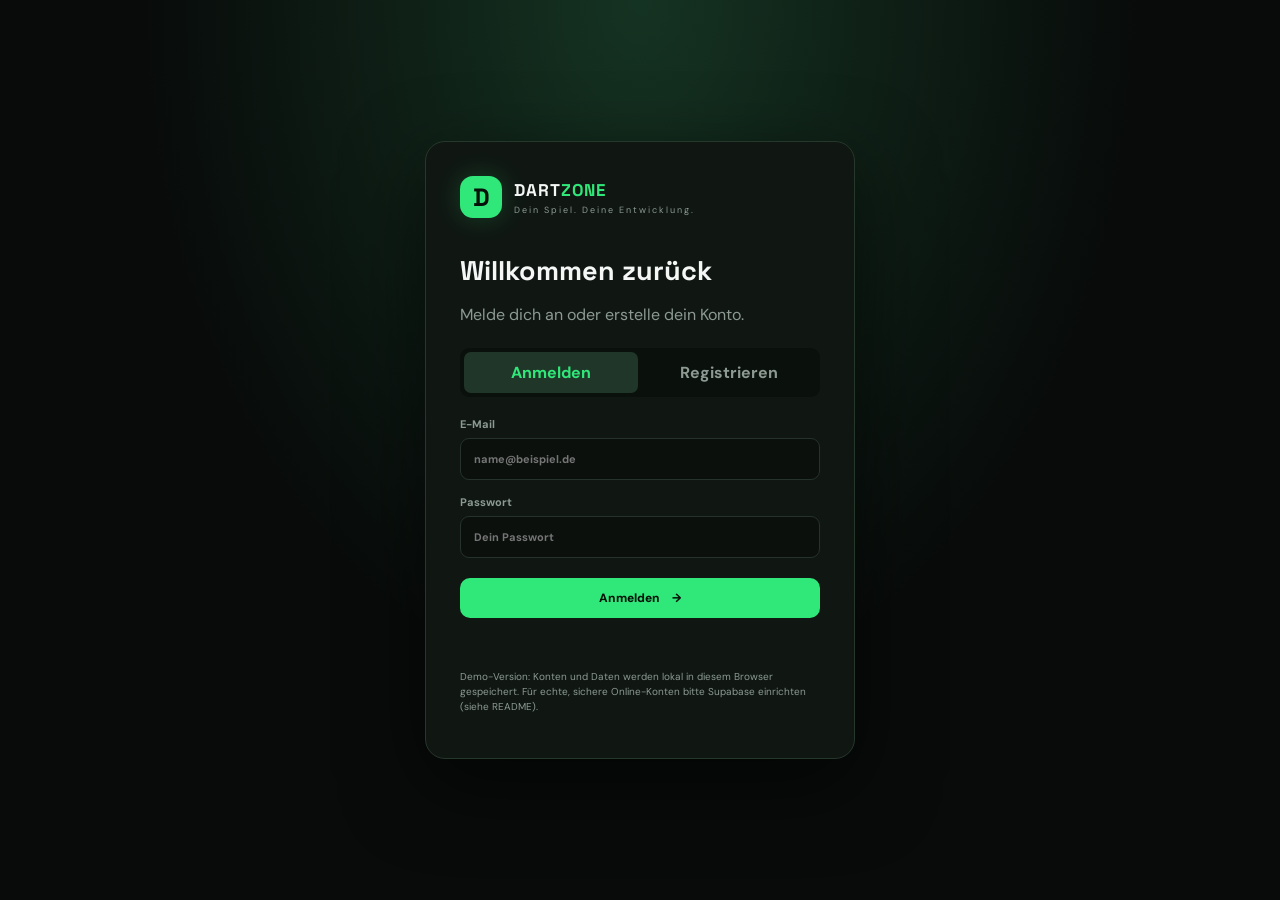
<file: index.html>
<!doctype html>
<html lang="de"><head><meta charset="utf-8"><meta name="viewport" content="width=device-width,initial-scale=1"><title>DartZone – Login</title><link rel="stylesheet" href="css/style.css"></head>
<body class="auth-bg"><main class="auth-card"><div class="brand"><span class="brand-mark">D</span><div><b>DART<span>ZONE</span></b><small>Dein Spiel. Deine Entwicklung.</small></div></div>
<h1>Willkommen zurück</h1><p class="muted">Melde dich an oder erstelle dein Konto.</p>
<div class="tabs"><button class="tab active" data-tab="login">Anmelden</button><button class="tab" data-tab="register">Registrieren</button></div>
<form id="loginForm"><label>E-Mail<input type="email" id="loginEmail" required placeholder="name@beispiel.de"></label><label>Passwort<input type="password" id="loginPassword" required minlength="4" placeholder="Dein Passwort"></label><button class="btn primary wide">Anmelden <span>→</span></button></form>
<form id="registerForm" class="hidden"><label>Benutzername<input id="regName" required maxlength="20" placeholder="Dartspieler"></label><label>E-Mail<input type="email" id="regEmail" required placeholder="name@beispiel.de"></label><label>Passwort<input type="password" id="regPassword" required minlength="4" placeholder="Mindestens 4 Zeichen"></label><button class="btn primary wide">Konto erstellen <span>→</span></button></form>
<p id="authMessage" class="message"></p><p class="tiny muted">Demo-Version: Konten und Daten werden lokal in diesem Browser gespeichert. Für echte, sichere Online-Konten bitte Supabase einrichten (siehe README).</p></main><script src="js/common.js"></script><script src="js/auth.js"></script></body></html>
</file>
<file: css/style.css>
@import url('https://fonts.googleapis.com/css2?family=DM+Sans:wght@400;500;600;700;800&family=Space+Grotesk:wght@500;600;700&display=swap');
:root{--bg:#080b0a;--panel:#111715;--panel2:#151e1a;--line:#25332c;--green:#30e879;--green2:#0c9b4c;--red:#ff5262;--text:#f4f7f5;--muted:#8c9a92}
*{box-sizing:border-box}body{margin:0;background:var(--bg);color:var(--text);font-family:'DM Sans',sans-serif}a{color:inherit;text-decoration:none}button,input,select{font:inherit}button{cursor:pointer}.app{min-height:100vh}.sidebar{position:fixed;inset:0 auto 0 0;width:245px;background:#0c110f;border-right:1px solid var(--line);padding:26px 17px;display:flex;flex-direction:column;z-index:5}.brand{display:flex;align-items:center;gap:12px}.brand-mark{display:grid;place-items:center;width:42px;height:42px;border-radius:13px;background:var(--green);color:#061109;font:800 25px 'Space Grotesk';box-shadow:0 0 24px #30e87933}.brand b{font:800 17px 'Space Grotesk';letter-spacing:1px}.brand b span{color:var(--green)}.brand small{display:block;color:var(--muted);font-size:9px;letter-spacing:2px;margin-top:3px}.sidebar nav{display:grid;gap:7px;margin-top:55px}.sidebar nav a{padding:13px 14px;border-radius:10px;color:#9ca9a1;font-weight:600;display:flex;gap:13px}.sidebar nav a:hover,.sidebar nav a.active{background:#17251d;color:var(--green)}.side-bottom{margin-top:auto}.user-mini{display:flex;align-items:center;gap:10px;padding:12px 5px;border-top:1px solid var(--line)}.user-mini small{display:block;color:var(--muted);font-size:11px}.avatar{width:36px;height:36px;border-radius:50%;display:grid;place-items:center;background:#214b32;color:var(--green);font-weight:800}.logout{width:100%;border:0;background:transparent;color:#9ca9a1;text-align:left;padding:12px}.main{margin-left:245px;min-height:100vh}.topbar{height:95px;border-bottom:1px solid var(--line);display:flex;align-items:center;justify-content:space-between;padding:0 36px;background:#0a0e0c}.topbar h1{font:700 23px 'Space Grotesk';margin:3px 0}.eyebrow{font-size:10px;letter-spacing:2px;color:var(--muted);font-weight:800;margin:0}.top-right{color:var(--muted);font-size:12px}.live-dot{display:inline-block;width:7px;height:7px;border-radius:50%;background:var(--green);margin-right:8px}.content{padding:32px 36px;max-width:1500px;margin:auto}.welcome-row{display:flex;align-items:center;justify-content:space-between;gap:20px;margin-bottom:25px}.welcome-row h2{font:700 27px 'Space Grotesk';margin:8px 0}.green{color:var(--green)}.muted{color:var(--muted)}.stat-grid{display:grid;grid-template-columns:repeat(4,1fr);gap:16px;margin:20px 0}.stat-card,.panel{background:var(--panel);border:1px solid var(--line);border-radius:16px;padding:22px}.stat-card{min-height:132px}.stat-card span{display:block;color:var(--muted);font-size:12px;font-weight:600}.stat-card strong{display:block;font:700 30px 'Space Grotesk';margin:12px 0 5px}.stat-card small{color:var(--muted);font-size:11px}.accent-card{background:linear-gradient(135deg,#13271b,#111715);border-color:#245d38}.accent-card strong{color:var(--green);font-size:24px}.two-col{display:grid;grid-template-columns:1.4fr 1fr;gap:17px;margin:18px 0}.panel h3{font:700 17px 'Space Grotesk';margin:0 0 18px}.panel-head{display:flex;justify-content:space-between;align-items:center}.panel-head h3{margin:0 0 5px}.panel-head p{margin:0 0 15px;font-size:12px}.text-link{color:var(--green);font-size:12px;font-weight:700}.record-list{display:grid;gap:0}.record-list>div,.info-line{display:flex;justify-content:space-between;align-items:center;padding:13px 0;border-bottom:1px solid var(--line);font-size:13px}.record-list>div:last-child{border:0}.record-list span,.info-line span{color:var(--muted)}.record-list b,.info-line b{font-family:'Space Grotesk';font-size:15px}.btn{border:0;border-radius:10px;padding:12px 17px;font-weight:800;font-size:12px;display:inline-flex;align-items:center;justify-content:center;gap:12px;transition:.2s}.btn:hover{transform:translateY(-2px);filter:brightness(1.1)}.primary{background:var(--green);color:#061109}.secondary{background:#202d25;color:#dce9df;border:1px solid #34473a}.danger{background:#4a1d24;color:#ff9aa3}.danger-outline{border:1px solid #71313a!important;color:#ff8993!important;background:#281519!important}.table-wrap{overflow:auto}.data-table{width:100%;border-collapse:collapse;font-size:12px}.data-table th{text-align:left;color:var(--muted);font-weight:600;padding:13px;border-bottom:1px solid var(--line)}.data-table td{padding:14px 13px;border-bottom:1px solid var(--line)}.win{color:var(--green)}.loss{color:var(--red)}.pill{background:#193622;color:var(--green);padding:7px 11px;border-radius:30px;font-size:10px;font-weight:800}.game-layout{display:grid;grid-template-columns:minmax(0,1fr) 270px;gap:18px}.game-main{padding:25px}.game-top{display:flex;justify-content:space-between;align-items:center}.game-top h2{font:700 25px 'Space Grotesk';margin:7px 0 20px}.game-config{display:grid;grid-template-columns:1fr 1fr 1fr;gap:12px}.game-config label,.auth-card label,.inline-form label,.manual-entry label{display:grid;gap:7px;color:var(--muted);font-size:11px;font-weight:700}.game-config input,.game-config select,.auth-card input,.toolbar input,.toolbar select,.inline-form input,.manual-entry input,.welcome-row select{width:100%;background:#0b100d;color:var(--text);border:1px solid var(--line);border-radius:9px;padding:11px;outline:none}.scoreboard{display:grid;grid-template-columns:repeat(3,1fr);background:#0b100d;border:1px solid var(--line);border-radius:14px;margin:20px 0;padding:20px;text-align:center}.scoreboard small{display:block;color:var(--muted);font-size:9px;letter-spacing:1px}.scoreboard strong{display:block;font:700 34px 'Space Grotesk';margin-top:6px}.scoreboard>div:first-child strong{color:var(--green)}.throw-status{display:flex;justify-content:space-between;font-size:12px;margin-bottom:10px}.throw-status span{color:var(--muted)}.dart-history{display:flex;gap:9px;margin-bottom:18px}.dart-history span{flex:1;text-align:center;background:#202a24;border:1px solid #344238;border-radius:8px;padding:12px;font-weight:800}.input-tools{display:grid;gap:10px}.multiplier,.special-grid{display:grid;grid-template-columns:repeat(4,1fr);gap:8px}.multiplier{grid-template-columns:repeat(3,1fr)}.multiplier button,.special-grid button,.number-grid button{border:1px solid var(--line);background:#1a241e;color:#dce7df;border-radius:8px;padding:12px;font-weight:800;font-size:11px}.multiplier button.active{background:#1c5b35;color:var(--green);border-color:var(--green)}.number-grid{display:grid;grid-template-columns:repeat(5,1fr);gap:7px}.number-grid button{font-size:15px;padding:13px}.number-grid button:hover,.special-grid button:hover{border-color:var(--green);color:var(--green)}.manual-entry{display:flex;align-items:end;gap:10px;margin-top:17px}.manual-entry label{flex:1}.game-actions{display:flex;justify-content:space-between;margin-top:20px;gap:10px}.side-panel{height:max-content}.small{font-size:11px;line-height:1.6}.side-panel hr{border:0;border-top:1px solid var(--line);margin:18px 0}.green-text{color:var(--green)}.toolbar{display:flex;gap:10px;margin:20px 0}.toolbar input{flex:1}.modal{position:fixed;inset:0;background:#000b;display:grid;place-items:center;z-index:10;padding:20px}.modal-card{position:relative;background:var(--panel);border:1px solid var(--line);border-radius:16px;padding:25px;max-width:650px;width:100%;max-height:85vh;overflow:auto}.modal-close{position:absolute;right:15px;top:10px;background:none;border:0;color:white;font-size:25px}.hidden{display:none!important}.rating-hero{text-align:center;padding:42px}.rating-name{font:800 43px 'Space Grotesk';color:var(--green);margin:15px}.progress{height:9px;background:#27332c;border-radius:20px;max-width:500px;margin:25px auto 10px;overflow:hidden}.progress span{display:block;height:100%;width:0;background:var(--green);border-radius:20px}.rank-list{display:grid;gap:13px}.rank-item{display:flex;justify-content:space-between;padding:12px;border-bottom:1px solid var(--line)}.profile-card{display:flex;align-items:center;gap:20px;margin-bottom:20px}.avatar.big{width:82px;height:82px;font-size:30px}.profile-card h2{margin:0 0 5px;font-family:'Space Grotesk'}.inline-form{display:flex;align-items:end;gap:15px;max-width:550px}.inline-form label{flex:1}.button-row{display:flex;gap:10px;flex-wrap:wrap}.file-btn{cursor:pointer}.danger-zone{border-color:#623039}.message{color:var(--green);font-size:12px;min-height:17px}.tiny{font-size:10px;line-height:1.5}.auth-bg{min-height:100vh;display:grid;place-items:center;padding:20px;background:radial-gradient(ellipse at 50% 0%,#153322 0%,#080b0a 55%)}.auth-card{width:min(100%,430px);background:#101713;border:1px solid #26372c;border-radius:20px;padding:34px;box-shadow:0 25px 80px #0008}.auth-card .brand{margin-bottom:35px}.auth-card h1{font:700 27px 'Space Grotesk';margin:0 0 8px}.auth-card form{display:grid;gap:15px;margin-top:20px}.auth-card input{padding:13px}.wide{width:100%;margin-top:5px}.tabs{display:flex;gap:5px;background:#0a100c;padding:4px;border-radius:9px;margin-top:23px}.tab{flex:1;background:none;border:0;color:var(--muted);padding:10px;border-radius:7px;font-weight:700}.tab.active{background:#203629;color:var(--green)}.tiny{margin-top:22px}.mobile-menu{display:none;background:none;border:0;color:white;font-size:20px}
@media(max-width:1000px){.sidebar{width:205px}.main{margin-left:205px}.content{padding:25px}.stat-grid{grid-template-columns:repeat(2,1fr)}.game-layout{grid-template-columns:1fr}.side-panel{display:none}}
@media(max-width:700px){.sidebar{transform:translateX(-100%);transition:.25s;width:245px}.sidebar.open{transform:translateX(0)}.main{margin-left:0}.topbar{height:78px;padding:0 18px;justify-content:flex-start;gap:15px}.mobile-menu{display:block}.top-right{display:none}.content{padding:20px 15px}.welcome-row{align-items:flex-start;flex-direction:column}.welcome-row h2{font-size:23px}.stat-grid{gap:9px}.stat-card{padding:15px;min-height:115px}.stat-card strong{font-size:25px}.two-col{grid-template-columns:1fr}.game-config{grid-template-columns:1fr 1fr}.game-config label:last-child{grid-column:span 2}.scoreboard{padding:13px 5px}.scoreboard strong{font-size:26px}.game-main{padding:15px}.number-grid{grid-template-columns:repeat(5,1fr)}.number-grid button{padding:12px 5px}.manual-entry{align-items:stretch;flex-direction:column}.game-actions .btn{flex:1;padding:12px 8px}.toolbar{flex-wrap:wrap}.toolbar input{flex-basis:100%}.inline-form{align-items:stretch;flex-direction:column}.profile-card{padding:17px}.topbar h1{font-size:20px}}

.cricket-board{margin:14px 0 18px;padding:16px;background:#0b100d;border:1px solid var(--line);border-radius:13px}
.cricket-title,.cricket-scoreline{display:flex;justify-content:space-between;gap:12px;align-items:center;font-size:12px;margin-bottom:12px}
.cricket-title span{color:var(--green);font-weight:700}
.cricket-table{display:grid;grid-template-columns:repeat(7,1fr);gap:6px}
.cricket-cell{background:#17221b;border:1px solid #293a2e;border-radius:8px;text-align:center;padding:9px 3px;font-size:11px}
.cricket-cell b{display:block;font:700 15px 'Space Grotesk';margin-bottom:5px}
.cricket-cell small{color:var(--muted);font-size:10px}
.cricket-scoreline{margin:12px 0 0;padding-top:10px;border-top:1px solid var(--line);margin-bottom:0}
.cricket-scoreline b{color:var(--green);font:700 18px 'Space Grotesk'}
.checkout-value{font:700 22px 'Space Grotesk';color:var(--green);padding:10px 0}
.checkout-legs{display:flex;flex-wrap:wrap;gap:6px;margin-top:7px}
.checkout-legs span{background:#1c3023;border:1px solid #31583d;color:#c9f4d5;padding:6px 9px;border-radius:7px;font-size:11px;font-weight:800}
@media(max-width:700px){.cricket-table{grid-template-columns:repeat(4,1fr)}}
</file>
